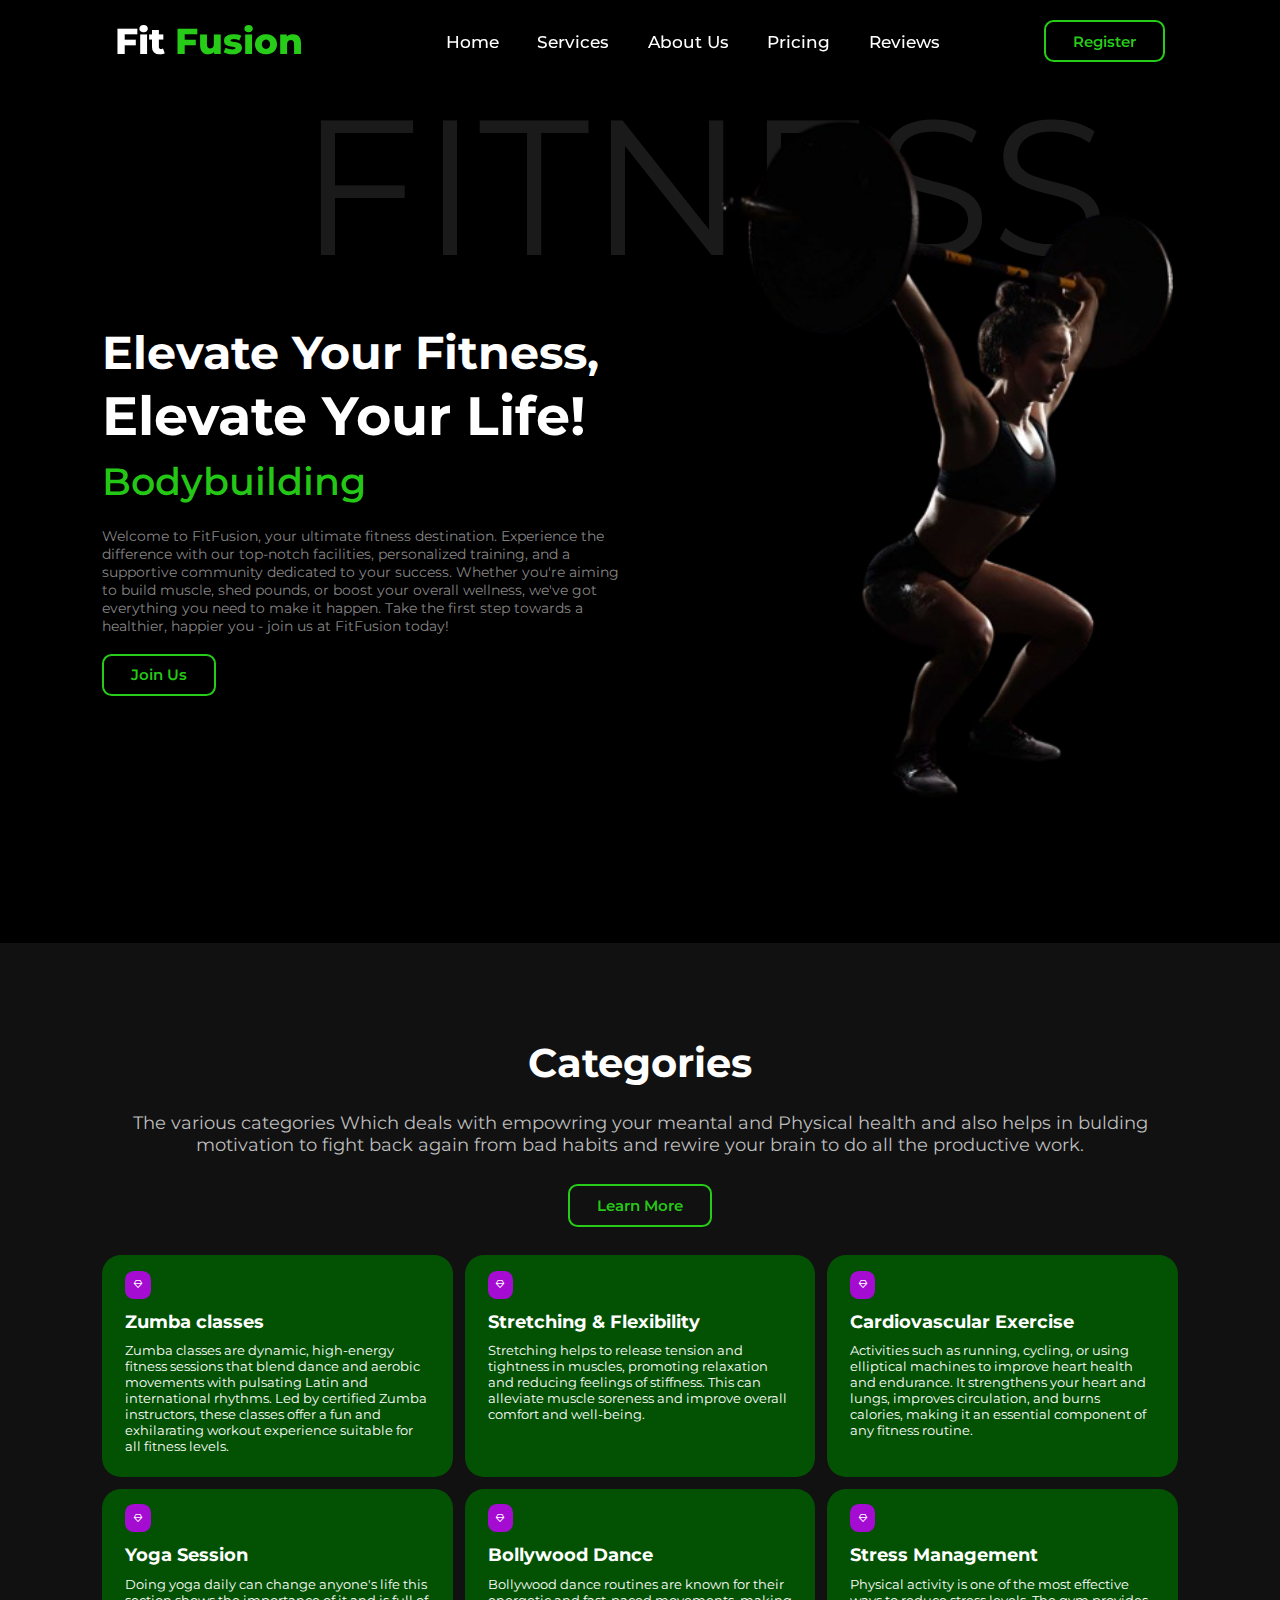
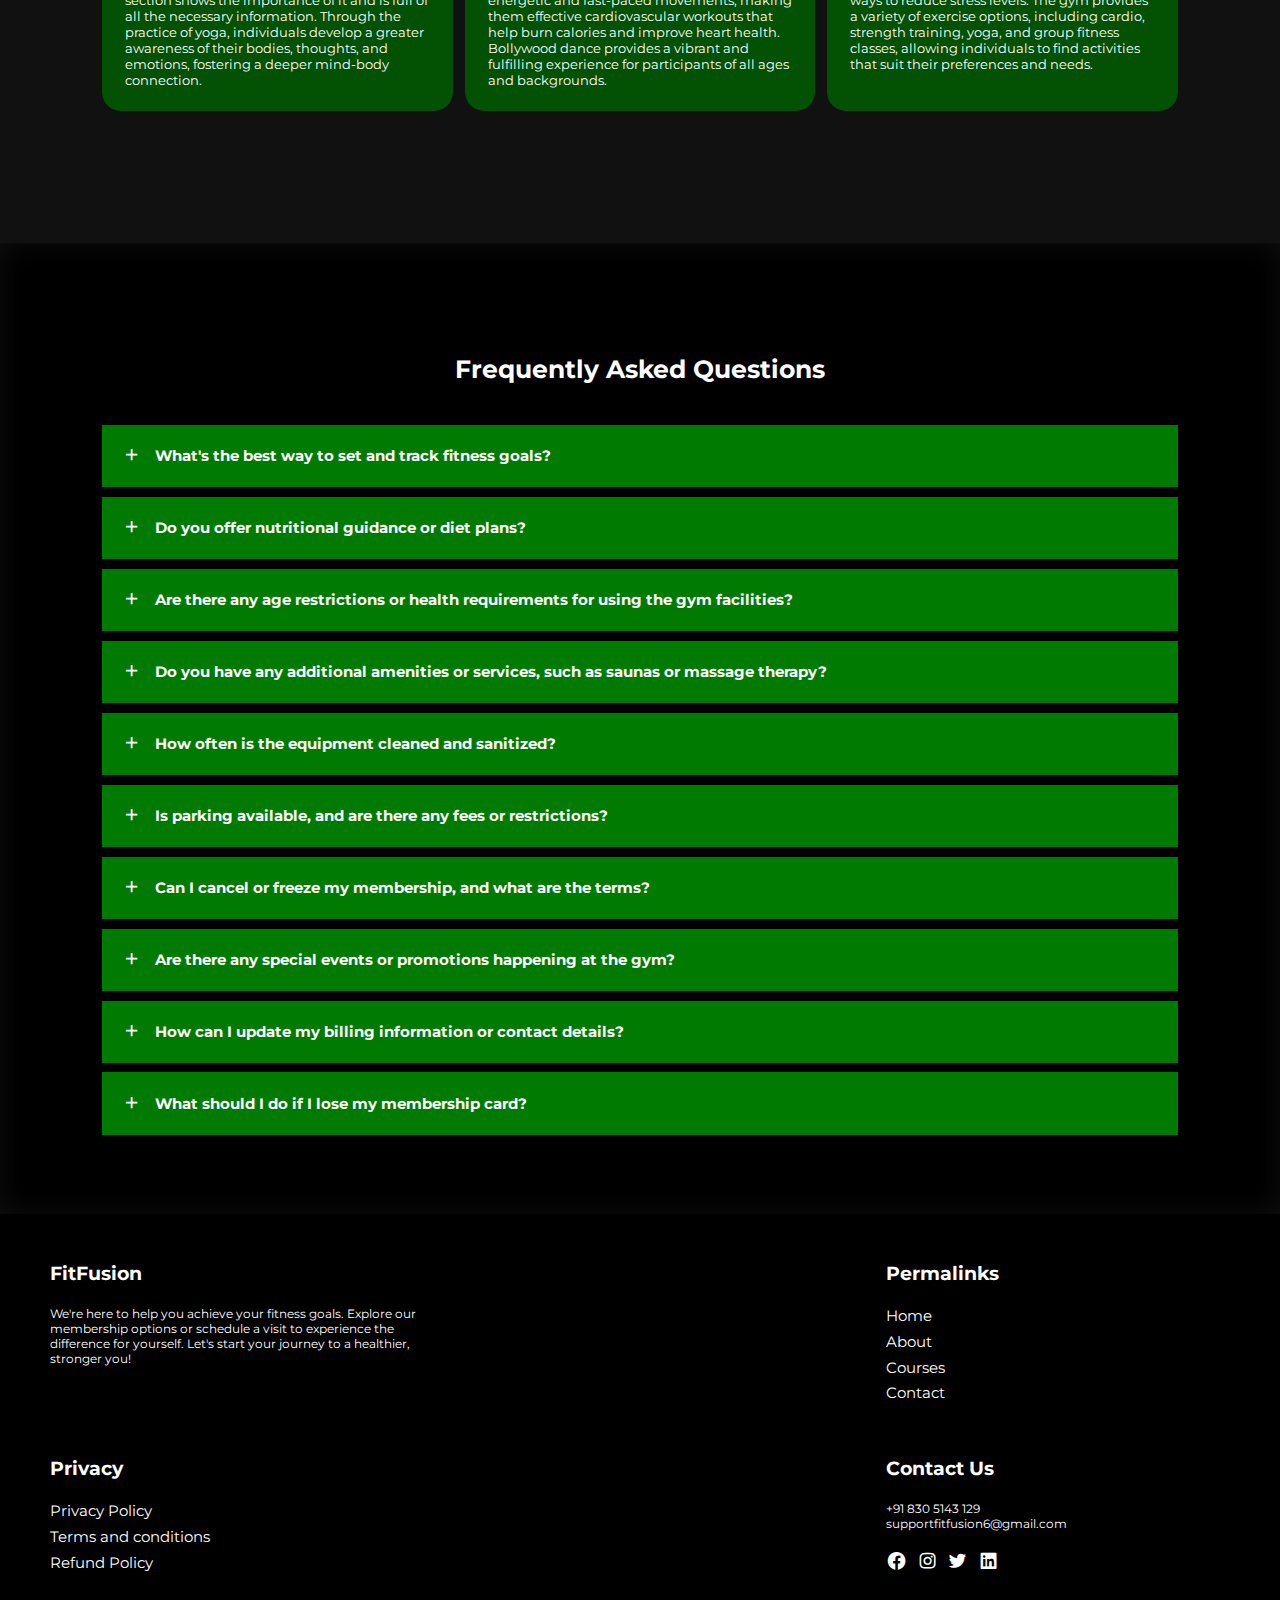
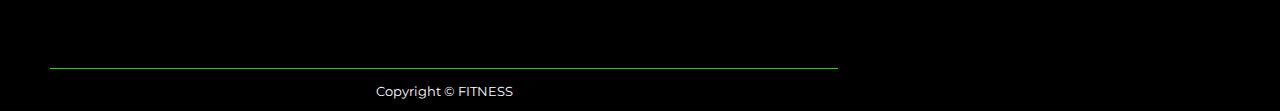
<file: index.html>
<!DOCTYPE html>
<html lang="en">

<head>
    <meta charset="UTF-8">
    <meta name="viewport" content="width=device-width, initial-scale=1.0">
    <title>FitFusion - Fuse Your Fitness, Feel the Power</title>
    <link rel="stylesheet" href="style.css">
    <link href='https://unpkg.com/boxicons@2.1.4/css/boxicons.min.css' rel='stylesheet'>
</head>

<body>
    <!-- Header Code -->
    <header>
        <a href="index.html" class="logo">Fit <span>Fusion</span></a>

        <div class='bx bx-menu' id="menu-icon"></div>

        <ul class="container navbar">
            <li><a href="index.html">Home</a></li>
            <li><a href="service.html">Services</a></li>
            <li><a href="about.html">About Us</a></li>
            <li><a href="pricing.html">Pricing</a></li>
            <li><a href="review.html">Reviews</a></li>
        </ul>

        <div class="top-btn">
            <a href="#" class="nav-btn" id="btn_1">Register</a>
        </div>
    </header>

    <!-- ================ ** Home Section Code **=============== -->

    <section class=" home" id="home">
        
        <div class="container home-content">

            <h3>Elevate Your Fitness,</h3>
            <h1>Elevate Your Life!</h1>
            <h3><span class="multiple-text">Bodybuilding</span></h3>
            <p>Welcome to FitFusion, your ultimate fitness destination. Experience the difference with our top-notch
                facilities, personalized training, and a supportive community dedicated to your success. Whether you're
                aiming to build muscle, shed pounds, or boost your overall wellness, we've got everything you need to
                make it happen. Take the first step towards a healthier, happier you - join us at FitFusion today!</p>
            <a href="#" class="nav-btn" id="btn_2">Join Us</a>

        </div>

        <div class="home-img">
            <img src="images/workoutimg.png" alt="Home image">
        </div>
    
    </section>

    <!-- ======================EXTRA SECTION==================== -->
   
    <section class="categories">
        <div class="container categories__container">
            <div class="categories__left">
                <h1>Categories</h1>
                <p>

                    The various categories Which deals with empowring your meantal and Physical
                    health and also helps in bulding motivation to fight back again from bad habits
                    and rewire your brain to do all the productive work.
                </p>
                <a href="#services" class="nav-btn">Learn More</a>
            </div>

            <div class="categories__right">

                <article class="category">
                    <span class="category__icon">
                        <i class='bx bx-diamond'></i>
                    </span>
                    <h5>Zumba classes</h5>
                    <p>
                        Zumba classes are dynamic, high-energy fitness sessions that blend dance and aerobic movements with pulsating Latin and international rhythms. Led by certified Zumba instructors, these classes offer a fun and exhilarating workout experience suitable for all fitness levels.
                    </p>
                </article>


                <article class="category">
                    <span class="category__icon">
                        <i class='bx bx-diamond'></i>


                    </span>
                    <h5>Stretching & Flexibility</h5>
                    <p>
                        Stretching helps to release tension and tightness in muscles, promoting relaxation and reducing feelings of stiffness. This can alleviate muscle soreness and improve overall comfort and well-being.
                    </p>
                </article>


                <article class="category">
                    <span class="category__icon">
                        <i class='bx bx-diamond'></i>
                    </span>
                    <h5>Cardiovascular Exercise</h5>
                    <p>
                        Activities such as running, cycling, or using elliptical machines to improve heart health and endurance. It strengthens your heart and lungs, improves circulation, and burns calories, making it an essential component of any fitness routine.
                    </p>
                </article>


                <article class="category">
                    <span class="category__icon">
                        <i class='bx bx-diamond'></i>

                    </span>
                    <h5>Yoga Session</h5>
                    <p>Doing yoga daily can change anyone's life this section shows the
                        importance of it and is full of all the necessary information.
                        Through the practice of yoga, individuals develop a greater awareness of their bodies, thoughts, and emotions, fostering a deeper mind-body connection.
                    </p>
                </article>



                <article class="category">
                    <span class="category__icon">
                        <i class='bx bx-diamond'></i>

                    </span>
                    <h5>Bollywood Dance</h5>
                    <p>Bollywood dance routines are known for their energetic and fast-paced movements, making them effective cardiovascular workouts that help burn calories and improve heart health. Bollywood dance provides a vibrant and fulfilling experience for participants of all ages and backgrounds.
                    </p>
                </article>



                <article class="category">
                    <span class="category__icon">
                        <i class='bx bx-diamond'></i>
                    </span>
                    <h5>Stress Management</h5>
                    <p>
                        Physical activity is one of the most effective ways to reduce stress levels. The gym provides a variety of exercise options, including cardio, strength training, yoga, and group fitness classes, allowing individuals to find activities that suit their preferences and needs.
                    </p>
                </article>



            </div>
        </div>
    </section>
    


<!-- ========================FAQ SECTION===================== -->

    <section class="faqs">

        <h2>Frequently Asked Questions</h2>

        <div class="container faqs__container">
            <article class="faq">
                <div class="faq__icon"><i class='bx bx-plus'></i></div>
                <div class="question__answer">
                    <h4>What's the best way to set and track fitness goals?</h4>
                    <p>
                        Break your goal into manageable steps and set deadlines for each. Keep a workout journal or use
                        a fitness app to monitor your progress. Regularly reassess and adjust your goals as you
                        progress.
                    </p>
                </div>

            </article>

            <article class="faq">
                <div class="faq__icon"><i class='bx bx-plus'></i></div>
                <div class="question__answer">
                    <h4>Do you offer nutritional guidance or diet plans?</h4>
                    <p>
                        Yes, we provide nutritional guidance and personalized diet plans to support your fitness goals. Our expert trainers can help you make healthier food choices and develop a nutrition strategy that aligns with your workout routine.
                </div>

            </article>


            <article class="faq">
                <div class="faq__icon"><i class='bx bx-plus'></i></div>
                <div class="question__answer">
                    <h4>Are there any age restrictions or health requirements for using the gym facilities?</h4>
                    <p>
                        No, there are no specific age restrictions for using our gym facilities. Our gym welcomes individuals of all ages, with no strict age restrictions for facility use. 
                    </p>
                </div>

            </article>


            <article class="faq">
                <div class="faq__icon"><i class='bx bx-plus'></i></div>
                <div class="question__answer">
                    <h4>Do you have any additional amenities or services, such as saunas or massage therapy?</h4>
                    <p>
                        Yes, we offer a range of additional amenities and services to enhance your gym experience. In addition to our state-of-the-art fitness equipment and group exercise classes, we provide access to amenities like saunas and massage therapy. 
                    </p>
                </div>

            </article>


            <article class="faq">
                <div class="faq__icon"><i class='bx bx-plus'></i></div>
                <div class="question__answer">
                    <h4>How often is the equipment cleaned and sanitized?</h4>
                    <p>
                        At FitFusion, cleanliness and hygiene are top priorities. Our equipment is cleaned and sanitized regularly throughout the day to ensure a safe and hygienic workout environment for all members.
                    </p>
                </div>

            </article>


            <article class="faq">
                <div class="faq__icon"><i class='bx bx-plus'></i></div>
                <div class="question__answer">
                    <h4>Is parking available, and are there any fees or restrictions?</h4>
                    <p>
                        Yes, we provide free on-site parking exclusively for our members during gym hours. There are no additional fees, and no restrictions on parking duration. 
                    </p>
                </div>

            </article>


            <article class="faq">
                <div class="faq__icon"><i class='bx bx-plus'></i></div>
                <div class="question__answer">
                    <h4>Can I cancel or freeze my membership, and what are the terms?</h4>
                    <p>
                        Yes, we understand that circumstances may change, and we offer flexibility with our membership options. You can cancel or freeze your membership according to the terms outlined in our membership agreement.
                    </p>
                </div>

            </article>


            <article class="faq">
                <div class="faq__icon"><i class='bx bx-plus'></i></div>
                <div class="question__answer">
                    <h4>Are there any special events or promotions happening at the gym?</h4>
                    <p>
                        For the latest updates on special events and promotions, visit our website or follow us on social media. From fitness challenges to exclusive discounts, we regularly offer exciting opportunities to our members.
                    </p>
                </div>

            </article>


            <article class="faq">
                <div class="faq__icon"><i class='bx bx-plus'></i></div>
                <div class="question__answer">
                    <h4>How can I update my billing information or contact details?</h4>
                    <p>
                        To update your billing information or contact details, please visit our website and log in to your member account. From there, you can easily access your profile settings and make any necessary changes.
                    </p>
                </div>

            </article>


            <article class="faq">
                <div class="faq__icon"><i class='bx bx-plus'></i></div>
                <div class="question__answer">
                    <h4>What should I do if I lose my membership card? </h4>
                    <p>
                        If you happen to lose your membership card, don't worry - we've got you covered. Simply visit our front desk during staffed hours, and we'll be happy to assist you in issuing a replacement card. 
                    </p>
                </div>

            </article>

        </div>
    </section>



<!-- =================FOOTER SECTION================== -->


    <footer>
        <div class="container footer_container">
            <div class="footer__1">
                <a href="index.html" class="footer__logo">
                    <h4>FitFusion</h4>
                </a>
                <p>
                    We're here to help you achieve your fitness goals. Explore our membership options or schedule a visit to experience the difference for yourself. Let's start your journey to a healthier, stronger you!
                </p>
            </div>

            <div class="footer__2">

                <h4>Permalinks</h4>
                <ul class="permalinks">
                    <li><a href="index.html">Home</a></li>
                    <li><a href="service.html">About</a></li>
                    <li><a href="about.html">Courses</a></li>
                    <li><a href="review.html">Contact</a></li>

                </ul>
            </div>

            <div class="footer__3">
                <h4>Privacy</h4>
                <ul class="privacy">
                    <li><a href="#">Privacy Policy</a></li>
                    <li><a href="#">Terms and conditions</a></li>
                    <li><a href="#">Refund Policy</a></li>
                </ul>
            </div>

            <div class="footer__4">
                <h4>Contact Us</h4>
                <div>
                    <p>+91 830 5143 129</p>
                    <p>supportfitfusion6@gmail.com</p>
                </div>

                <ul class="footer__socials">

                    <li>
                        <a href="https://www.facebook.com/"><i class='bx bxl-facebook-circle' ></i></a>
                    </li>

                    <li>
                        <a href="https://www.instagram.com/"><i class='bx bxl-instagram' ></i></a>
                    </li>

                    <li>
                        <a href="https://www.twitter.com/"><i class='bx bxl-twitter' ></i></a>
                    </li>


                    <li>
                        <a href="https://www.linkedin.com/in/bhumika-vishwas-185216248/"><i class='bx bxl-linkedin-square' ></i></a>
                    </li>
                </ul>

            </div>

            <div class="footer__copyright">
                <small>Copyright &copy; FITNESS </small>
            </div>

        </div>
    </footer>



    <script src="script.js"></script>

</body>

</html>
</file>
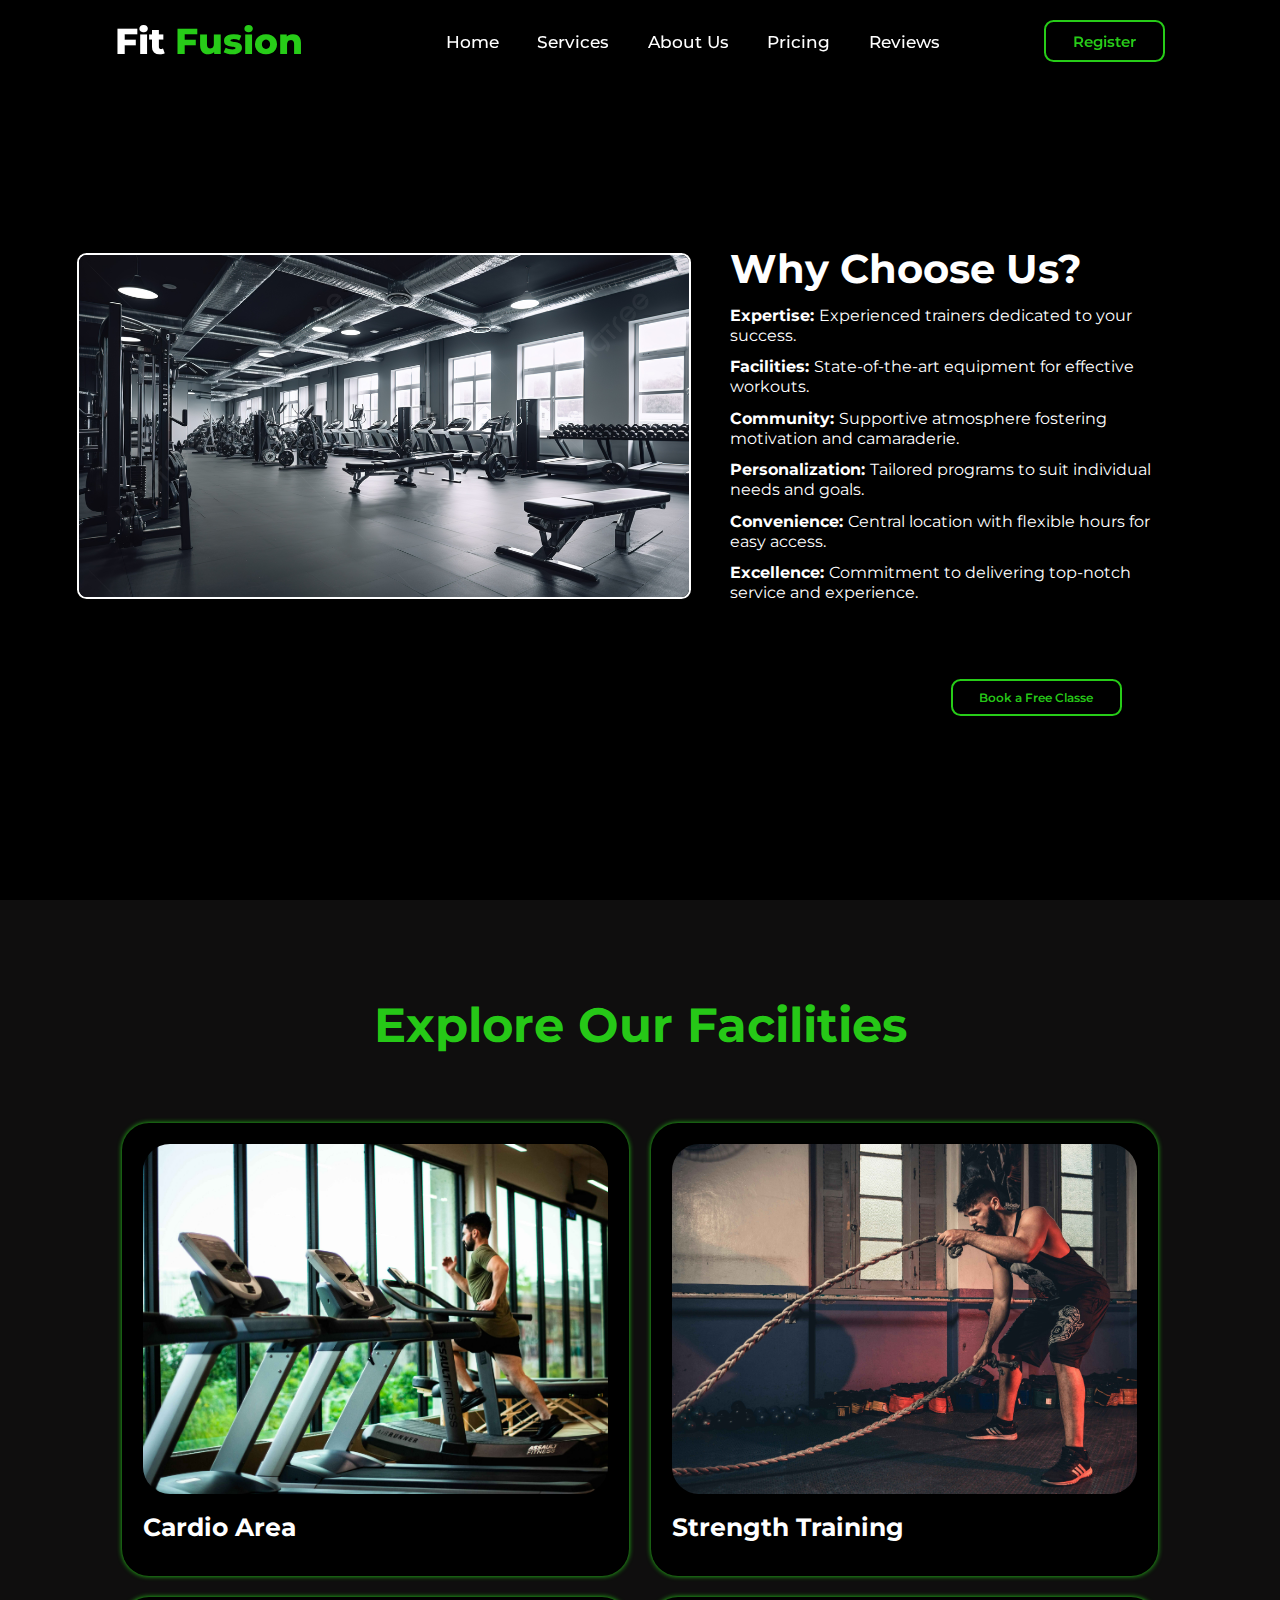
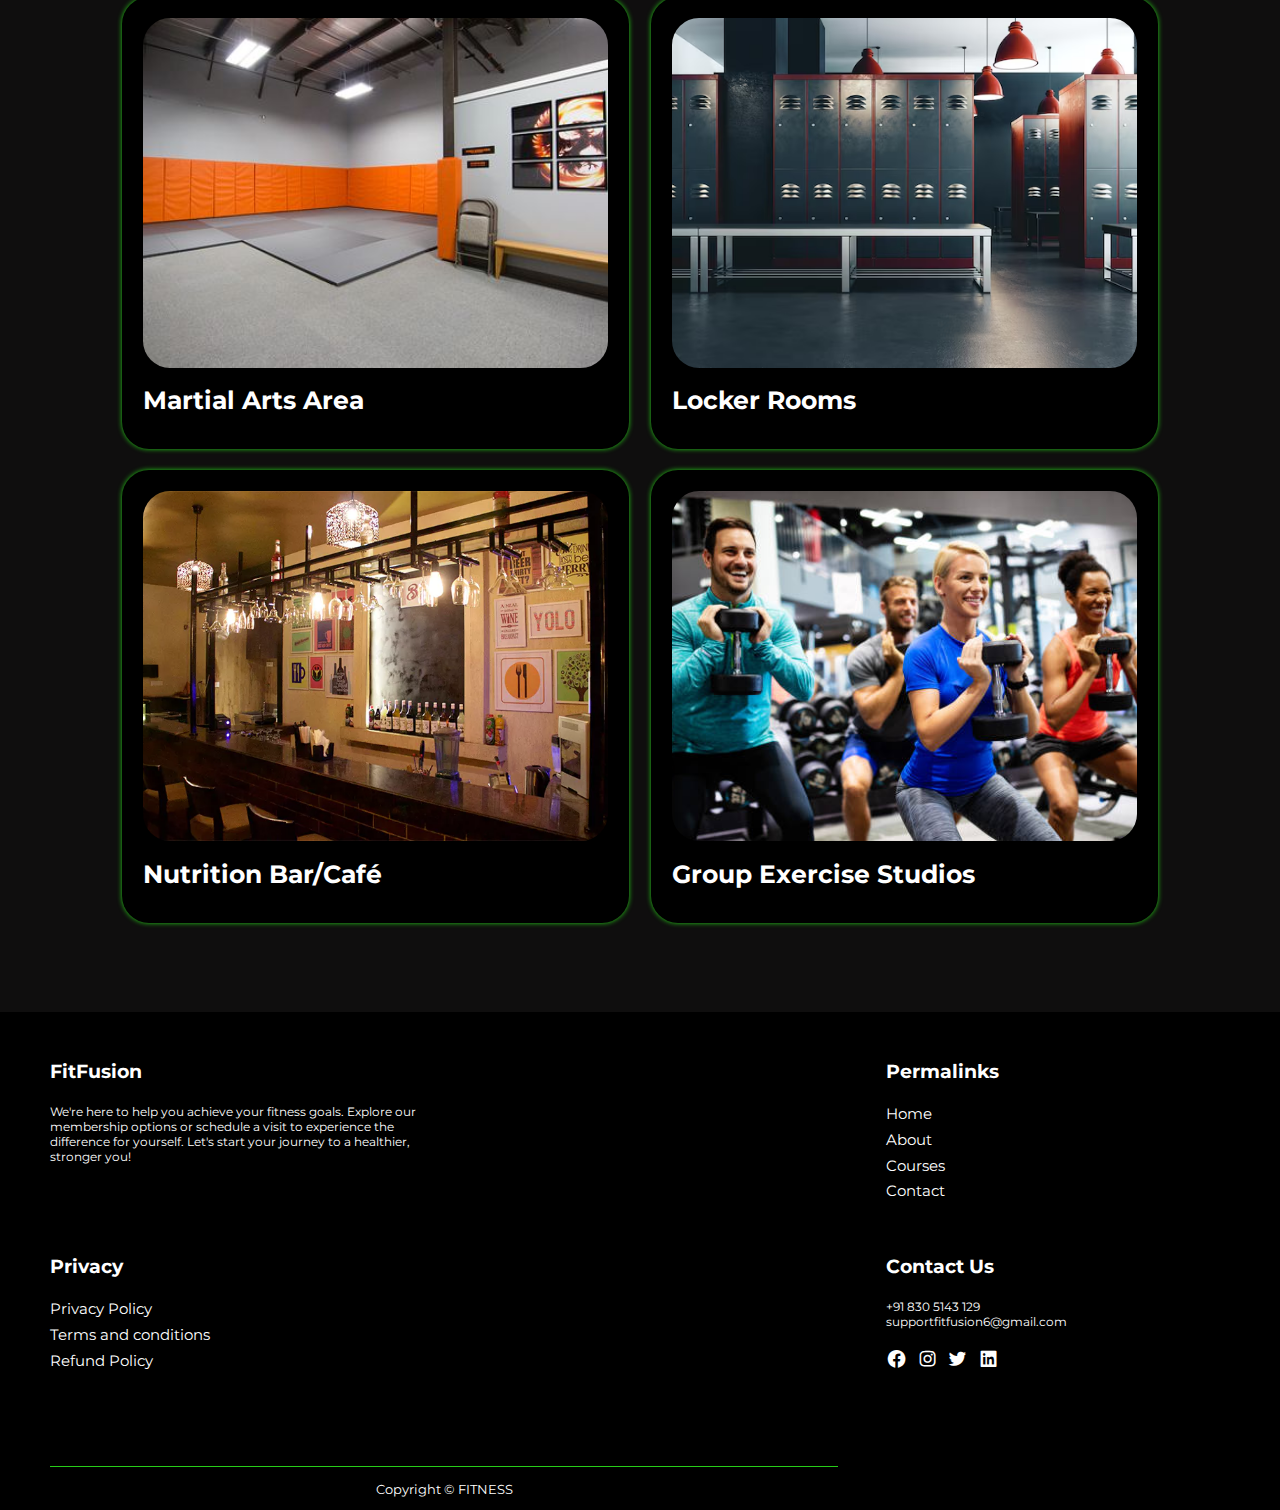
<file: about.html>
<!DOCTYPE html>
<html lang="en">

<head>
    <meta charset="UTF-8">
    <meta name="viewport" content="width=device-width, initial-scale=1.0">
    <title>FitFusion - Fuse Your Fitness, Feel the Power</title>
    <link rel="stylesheet" href="style.css">
    <link rel="stylesheet" href="about.css">
    <link href='https://unpkg.com/boxicons@2.1.4/css/boxicons.min.css' rel='stylesheet'>
    
</head>

<body>

    <header>
        <a href="index.html" class="logo">Fit <span>Fusion</span></a>

        <div class='bx bx-menu' id="menu-icon"></div>

        <ul class="navbar">
            <li><a href="index.html">Home</a></li>
            <li><a href="service.html">Services</a></li>
            <li><a href="about.html">About Us</a></li>
            <li><a href="pricing.html">Pricing</a></li>
            <li><a href="review.html">Reviews</a></li>
        </ul>

        <div class="top-btn">
            <a href="#" class="nav-btn">Register</a>
        </div>
    </header>

    <section class="about" id="about">
        <div class="about-img">
            <img src="images/about.jpg" alt="">
        </div>

        <div class="about-content">
            <h2 class="heading">Why Choose Us?</h2>
            <ul>
                <li><b>Expertise: </b> Experienced trainers dedicated to your success.</li>
                <li><b>Facilities: </b> State-of-the-art equipment for effective workouts.</li>
                <li><b>Community: </b> Supportive atmosphere fostering motivation and camaraderie.</li>
                <li><b>Personalization: </b> Tailored programs to suit individual needs and goals.</li>
                <li><b>Convenience: </b> Central location with flexible hours for easy access.</li>
                <li><b>Excellence: </b> Commitment to delivering top-notch service and experience.</li>
            </ul>

            <a href="#" class="nav-btn" id="book_1">Book a Free Classe</a>
        </div>
    </section>


    <section class="facility">
        <h2>Explore Our Facilities</h2>
        <div class="facility-cont">
            <div class="row">
                <img src="images/running.jpg" alt="">
                <h4>Cardio Area</h4>
            </div>
            <div class="row">
                <img src="images/strength.jpg" alt="">
                <h4>Strength Training</h4>
            </div>
            <div class="row">
                <img src="images/martial.jpg" alt="">
                <h4>Martial Arts Area</h4>
            </div>
            <div class="row">
                <img src="images/locker.avif" alt="">
                <h4>Locker Rooms</h4>
            </div>
            <div class="row">
                <img src="images/bar.jpg" alt="">
                <h4>Nutrition Bar/Café</h4>
            </div>
            <div class="row">
                <img src="images/group.jpg" alt="">
                <h4>Group Exercise Studios</h4>
            </div>
        </div>
    </section>


    <!-- <section class="team">
        <h2>Meet Our Team</h2>
        <div class="container team__container">
            <article class="team__member">
                <div class="team__member-image">
                    <img src="images/tm1.jpg">
                </div>
                <div class="team__member-info">
                    <h4>Rohit</h4>
                    <p>Expert Mentor</p>
                </div>
                <div class="team__member-socials">
                    <a href="https://instagram.com" target="_blank"><i class='bx bxl-facebook-circle'></i></a>
                    <a href="https://twitter.com" target="_blank"><i class='bx bxl-twitter' ></i></a>
                    <a href="https://linkedin.com" target="_blank"><i class="bx bxl-twitter"></i></a>

                </div>
            </article>

            <article class="team__member">
                <div class="team__member-image">
                    <img src="images/tm2.jpg">
                </div>
                <div class="team__member-info">
                    <h4>Ashmita</h4>
                    <p>Physcologist</p>
                </div>
                <div class="team__member-socials">
                    <a href="https://instagram.com" target="_blank"><i class='bx bxl-facebook-circle'></i></a>
                    <a href="https://twitter.com" target="_blank"><i class='bx bxl-twitter' ></i></a>
                    <a href="https://linkedin.com" target="_blank"><i class="bx bxl-twitter"></i></a>

                </div>
            </article>
            <article class="team__member">
                <div class="team__member-image">
                    <img src="images/tm4.jpg">
                </div>
                <div class="team__member-info">
                    <h4>Rubika</h4>
                    <p>Mind Expert</p>
                </div>
                <div class="team__member-socials">
                    <a href="https://instagram.com" target="_blank"><i class='bx bxl-facebook-circle'></i></a>
                    <a href="https://twitter.com" target="_blank"><i class='bx bxl-twitter' ></i></a>
                    <a href="https://linkedin.com" target="_blank"><i class="bx bxl-twitter"></i></a>

                </div>
            </article>

            <article class="team__member">
                <div class="team__member-image">
                    <img src="images/tm5.jpg">
                </div>
                <div class="team__member-info">
                    <h4>Avinash</h4>
                    <p>Fitness expert</p>
                </div>
                <div class="team__member-socials">
                    <a href="https://instagram.com" target="_blank"><i class='bx bxl-facebook-circle'></i></a>
                    <a href="https://twitter.com" target="_blank"><i class='bx bxl-twitter' ></i></a>
                    <a href="https://linkedin.com" target="_blank"><i class="bx bxl-twitter"></i></a>

                </div>
            <article class="team__member">
                <div class="team__member-image">
                    <img src="images/tm6.jpg">
                </div>
                <div class="team__member-info">
                    <h4>Avinash</h4>
                    <p>Fitness expert</p>
                </div>
                <div class="team__member-socials">
                    <a href="https://instagram.com" target="_blank"><i class='bx bxl-facebook-circle'></i></a>
                    <a href="https://twitter.com" target="_blank"><i class='bx bxl-twitter' ></i></a>
                    <a href="https://linkedin.com" target="_blank"><i class="bx bxl-twitter"></i></a>

                </div>
            </article>
            <article class="team__member">
                <div class="team__member-image">
                    <img src="images/tm7.jpg">
                </div>
                <div class="team__member-info">
                    <h4>Avinash</h4>
                    <p>Fitness expert</p>
                </div>
                <div class="team__member-socials">
                    <a href="https://instagram.com" target="_blank"><i class='bx bxl-facebook-circle'></i></a>
                    <a href="https://twitter.com" target="_blank"><i class='bx bxl-twitter' ></i></a>
                    <a href="https://linkedin.com" target="_blank"><i class="bx bxl-twitter"></i></a>

                </div>
            </article>
            <article class="team__member">
                <div class="team__member-image">
                    <img src="images/tm8.jpg">
                </div>
                <div class="team__member-info">
                    <h4>Avinash</h4>
                    <p>Fitness expert</p>
                </div>
                <div class="team__member-socials">
                    <a href="https://instagram.com" target="_blank"><i class='bx bxl-facebook-circle'></i></a>
                    <a href="https://twitter.com" target="_blank"><i class='bx bxl-twitter' ></i></a>
                    <a href="https://linkedin.com" target="_blank"><i class="bx bxl-twitter"></i></a>

                </div>
            </article>
            <article class="team__member">
                <div class="team__member-image">
                    <img src="./images/tm4.jpg">
                </div>
                <div class="team__member-info">
                    <h4>Avinash</h4>
                    <p>Fitness expert</p>
                </div>
                <div class="team__member-socials">
                    <a href="https://instagram.com" target="_blank"><i class='bx bxl-facebook-circle'></i></a>
                    <a href="https://twitter.com" target="_blank"><i class='bx bxl-twitter' ></i></a>
                    <a href="https://linkedin.com" target="_blank"><i class="bx bxl-twitter"></i></a>

                </div>
            </article>
          
        </div>
    </section> -->


    <footer>
        <div class="container footer_container">
            <div class="footer__1">
                <a href="index.html" class="footer__logo">
                    <h4>FitFusion</h4>
                </a>
                <p>
                    We're here to help you achieve your fitness goals. Explore our membership options or schedule a visit to experience the difference for yourself. Let's start your journey to a healthier, stronger you!
                </p>
            </div>

            <div class="footer__2">

                <h4>Permalinks</h4>
                <ul class="permalinks">
                    <li><a href="index.html">Home</a></li>
                    <li><a href="#services">About</a></li>
                    <li><a href="#about">Courses</a></li>
                    <li><a href="#review">Contact</a></li>

                </ul>
            </div>

            <div class="footer__3">
                <h4>Privacy</h4>
                <ul class="privacy">
                    <li><a href="#">Privacy Policy</a></li>
                    <li><a href="#">Terms and conditions</a></li>
                    <li><a href="#">Refund Policy</a></li>
                </ul>
            </div>

            <div class="footer__4">
                <h4>Contact Us</h4>
                <div>
                    <p>+91 830 5143 129</p>
                    <p>supportfitfusion6@gmail.com</p>
                </div>

                <ul class="footer__socials">

                    <li>
                        <a href="https://www.facebook.com/"><i class='bx bxl-facebook-circle' ></i></a>
                    </li>

                    <li>
                        <a href="https://www.instagram.com/"><i class='bx bxl-instagram' ></i></a>
                    </li>

                    <li>
                        <a href="https://www.twitter.com/"><i class='bx bxl-twitter' ></i></a>
                    </li>


                    <li>
                        <a href="https://www.linkedin.com/in/bhumika-vishwas-185216248/"><i class='bx bxl-linkedin-square' ></i></a>
                    </li>
                </ul>

            </div>

            <div class="footer__copyright">
                <small>Copyright &copy; FITNESS </small>
            </div>

        </div>
    </footer>

    <script src="script.js"></script>
</body>

</html>
</file>
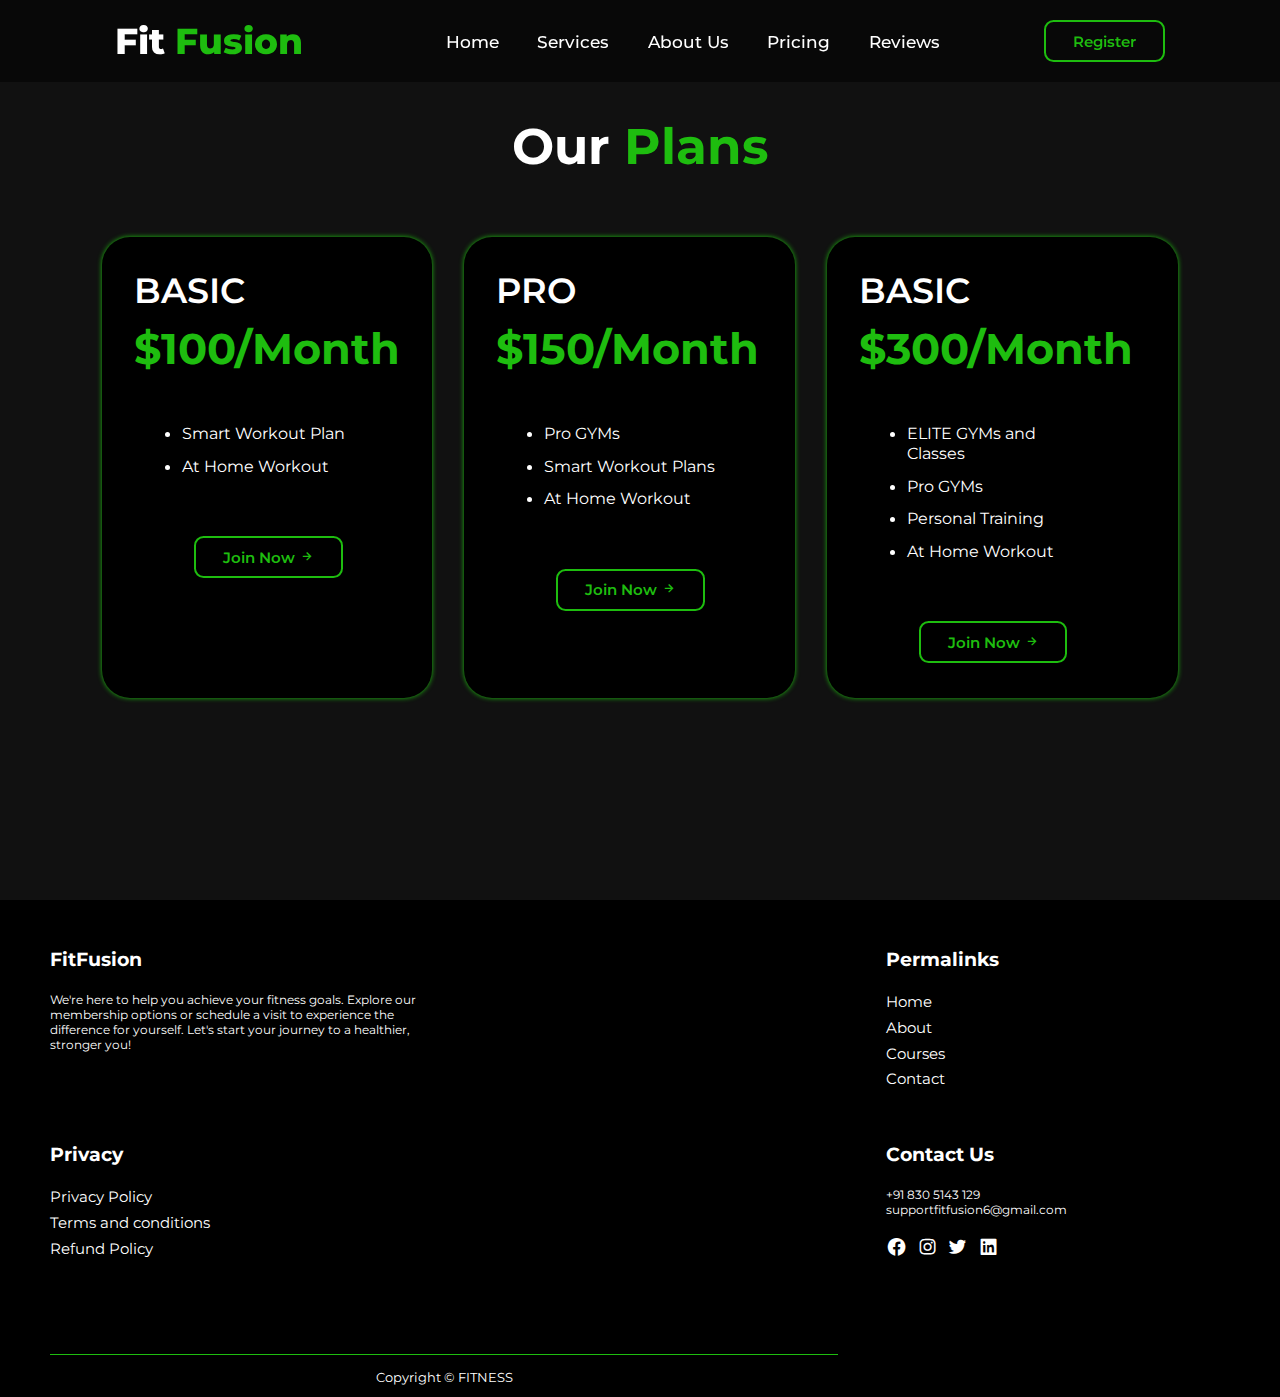
<file: pricing.html>
<!DOCTYPE html>
<html lang="en">

<head>
    <meta charset="UTF-8">
    <meta name="viewport" content="width=device-width, initial-scale=1.0">
    <title>FitFusion - Fuse Your Fitness, Feel the Power</title>
    <link rel="stylesheet" href="style.css">
    <link rel="stylesheet" href="pricing.css">
    <link href='https://unpkg.com/boxicons@2.1.4/css/boxicons.min.css' rel='stylesheet'>
</head>

<body>
    <header>
        <a href="index.html" class="logo">Fit <span>Fusion</span></a>

        <div class='bx bx-menu' id="menu-icon"></div>

        <ul class="navbar">
            <li><a href="index.html">Home</a></li>
            <li><a href="service.html">Services</a></li>
            <li><a href="about.html">About Us</a></li>
            <li><a href="pricing.html">Pricing</a></li>
            <li><a href="review.html">Reviews</a></li>
        </ul>

        <div class="top-btn">
            <a href="#" class="nav-btn">Register</a>
        </div>
    </header>


    <section class="plans" id="plans">
        <h2 class="heading">Our <span>Plans</span></h2>

        <div class="plans-content">
            <div class="box">
                <h3>BASIC</h3>
                <h2><span>$100/Month</span></h2>
                <ul>
                    <li>Smart Workout Plan</li>
                    <li>At Home Workout</li>
                </ul>
                <a href="#" class="nav-btn btn1">Join Now
                    <i class='bx bx-right-arrow-alt'></i>
                </a>
            </div>
            <div class="box">
                <h3>PRO</h3>
                <h2><span>$150/Month</span></h2>
                <ul>
                    <li>Pro GYMs</li>
                    <li>Smart Workout Plans</li>
                    <li>At Home Workout</li>
                </ul>
                <a href="#" class="nav-btn btn1">Join Now
                    <i class='bx bx-right-arrow-alt'></i>
                </a>
            </div>
            <div class="box">
                <h3>BASIC</h3>
                <h2><span>$300/Month</span></h2>
                <ul>
                    <li>ELITE GYMs and Classes</li>
                    <li>Pro GYMs</li>
                    <li>Personal Training</li>
                    <li>At Home Workout</li>
                </ul>
                <a href="#" class="nav-btn btn1">Join Now
                    <i class='bx bx-right-arrow-alt'></i>
                </a>
            </div>
        </div>
    </section>

    <footer>
        <div class="container footer_container">
            <div class="footer__1">
                <a href="index.html" class="footer__logo">
                    <h4>FitFusion</h4>
                </a>
                <p>
                    We're here to help you achieve your fitness goals. Explore our membership options or schedule a visit to experience the difference for yourself. Let's start your journey to a healthier, stronger you!
                </p>
            </div>

            <div class="footer__2">

                <h4>Permalinks</h4>
                <ul class="permalinks">
                    <li><a href="index.html">Home</a></li>
                    <li><a href="service.html">About</a></li>
                    <li><a href="about.html">Courses</a></li>
                    <li><a href="review.html">Contact</a></li>

                </ul>
            </div>

            <div class="footer__3">
                <h4>Privacy</h4>
                <ul class="privacy">
                    <li><a href="#">Privacy Policy</a></li>
                    <li><a href="#">Terms and conditions</a></li>
                    <li><a href="#">Refund Policy</a></li>
                </ul>
            </div>

            <div class="footer__4">
                <h4>Contact Us</h4>
                <div>
                    <p>+91 830 5143 129</p>
                    <p>supportfitfusion6@gmail.com</p>
                </div>

                <ul class="footer__socials">

                    <li>
                        <a href="https://www.facebook.com/"><i class='bx bxl-facebook-circle' ></i></a>
                    </li>

                    <li>
                        <a href="https://www.instagram.com/"><i class='bx bxl-instagram' ></i></a>
                    </li>

                    <li>
                        <a href="https://www.twitter.com/"><i class='bx bxl-twitter' ></i></a>
                    </li>


                    <li>
                        <a href="https://www.linkedin.com/in/bhumika-vishwas-185216248/"><i class='bx bxl-linkedin-square' ></i></a>
                    </li>
                </ul>

            </div>

            <div class="footer__copyright">
                <small>Copyright &copy; FITNESS </small>
            </div>

        </div>
    </footer>

    <script src="script.js"></script>
</body>

</html>
</file>
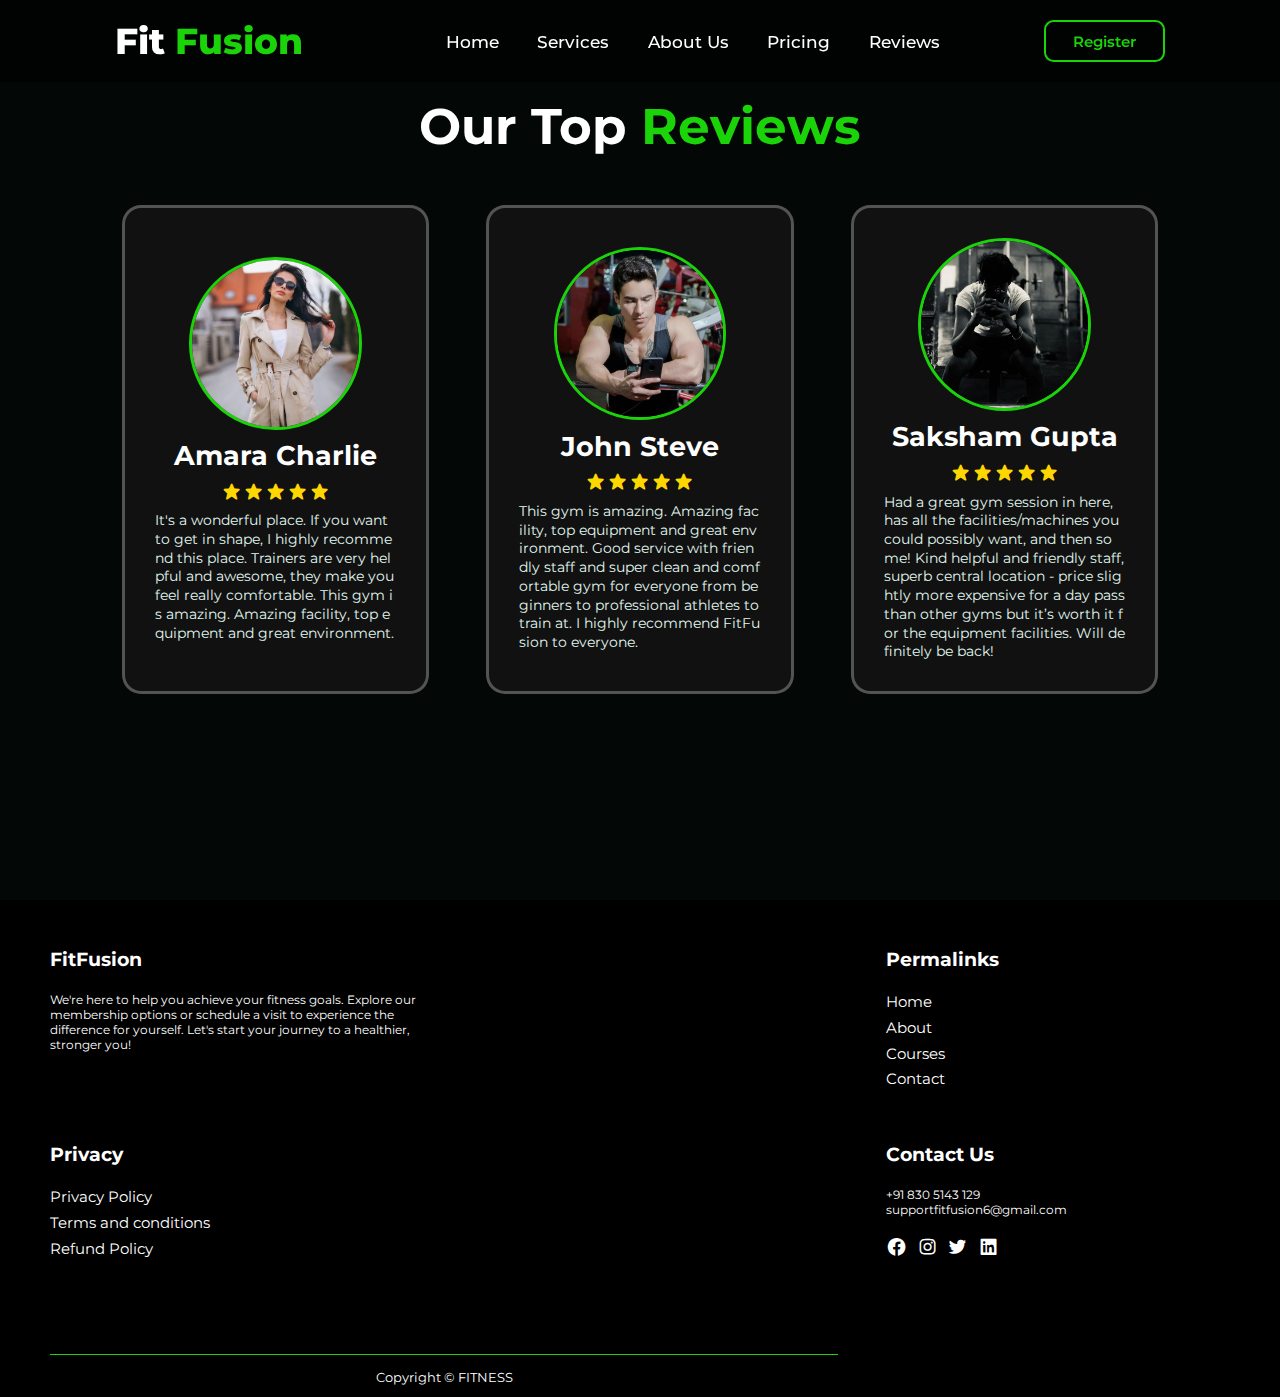
<file: review.html>
<!DOCTYPE html>
<html lang="en">

<head>
    <meta charset="UTF-8">
    <meta name="viewport" content="width=device-width, initial-scale=1.0">
    <title>FitFusion - Fuse Your Fitness, Feel the Power</title>
    <link rel="stylesheet" href="style.css">
    <link rel="stylesheet" href="review.css">
    <link href='https://unpkg.com/boxicons@2.1.4/css/boxicons.min.css' rel='stylesheet'>
</head>

<body>

    <header>
        <a href="index.html" class="logo">Fit <span>Fusion</span></a>

        <div class='bx bx-menu' id="menu-icon"></div>

        <ul class="navbar">
            <li><a href="index.html">Home</a></li>
            <li><a href="service.html">Services</a></li>
            <li><a href="about.html">About Us</a></li>
            <li><a href="pricing.html">Pricing</a></li>
            <li><a href="review.html">Reviews</a></li>
        </ul>

        <div class="top-btn">
            <a href="#" class="nav-btn">Register</a>
        </div>
    </header>

    <section class="review" id="review">
        <div class="review-box">
            <h2 class="heading">
            Our Top <span>Reviews</span>
            </h2>
            <div class="wrapper">
                <div class="review-item">
                    <img src="images/womenclient.avif" alt="">
                    <h2>Amara Charlie</h2>
                    <div class="rating">
                        <i class='bx bxs-star' id="star"></i>
                        <i class='bx bxs-star' id="star"></i>
                        <i class='bx bxs-star' id="star"></i>
                        <i class='bx bxs-star' id="star"></i>
                        <i class='bx bxs-star' id="star"></i>
                    </div>
                    <p>It's a wonderful place. If you want to get in shape, I highly recommend this place. Trainers are very helpful and awesome, they make you feel really comfortable. This gym is amazing. Amazing facility, top equipment and great environment.</p>
                </div>
                <div class="review-item">
                    <img src="images/rename.jpg" alt="">
                    <h2>John Steve</h2>
                    <div class="rating">
                        <i class='bx bxs-star' id="star"></i>
                        <i class='bx bxs-star' id="star"></i>
                        <i class='bx bxs-star' id="star"></i>
                        <i class='bx bxs-star' id="star"></i>
                        <i class='bx bxs-star' id="star"></i>
                    </div>
                    <p>This gym is amazing. Amazing facility, top equipment and great environment. Good service with friendly staff and super clean and comfortable gym for everyone from beginners to professional athletes to train at. I highly recommend FitFusion to everyone.</p>
                </div>
                <div class="review-item">
                    <img src="images/saskahm.jpg" alt="">
                    <h2>Saksham Gupta</h2>
                    <div class="rating">
                        <i class='bx bxs-star' id="star"></i>
                        <i class='bx bxs-star' id="star"></i>
                        <i class='bx bxs-star' id="star"></i>
                        <i class='bx bxs-star' id="star"></i>
                        <i class='bx bxs-star' id="star"></i>
                    </div>
                    <p>Had a great gym session in here, has all the facilities/machines you could possibly want, and then some! Kind helpful and friendly staff, superb central location - price slightly more expensive for a day pass than other gyms but it’s worth it for the equipment facilities. Will definitely be back!</p>
                </div>
            </div>
        </div>
    </section>

    <footer>
        <div class="container footer_container">
            <div class="footer__1">
                <a href="index.html" class="footer__logo">
                    <h4>FitFusion</h4>
                </a>
                <p>
                    We're here to help you achieve your fitness goals. Explore our membership options or schedule a visit to experience the difference for yourself. Let's start your journey to a healthier, stronger you!
                </p>
            </div>

            <div class="footer__2">

                <h4>Permalinks</h4>
                <ul class="permalinks">
                    <li><a href="index.html">Home</a></li>
                    <li><a href="service.html">About</a></li>
                    <li><a href="about.html">Courses</a></li>
                    <li><a href="review.html">Contact</a></li>

                </ul>
            </div>

            <div class="footer__3">
                <h4>Privacy</h4>
                <ul class="privacy">
                    <li><a href="#">Privacy Policy</a></li>
                    <li><a href="#">Terms and conditions</a></li>
                    <li><a href="#">Refund Policy</a></li>
                </ul>
            </div>

            <div class="footer__4">
                <h4>Contact Us</h4>
                <div>
                    <p>+91 830 5143 129</p>
                    <p>supportfitfusion6@gmail.com</p>
                </div>

                <ul class="footer__socials">

                    <li>
                        <a href="https://www.facebook.com/"><i class='bx bxl-facebook-circle' ></i></a>
                    </li>

                    <li>
                        <a href="https://www.instagram.com/"><i class='bx bxl-instagram' ></i></a>
                    </li>

                    <li>
                        <a href="https://www.twitter.com/"><i class='bx bxl-twitter' ></i></a>
                    </li>


                    <li>
                        <a href="https://www.linkedin.com/in/bhumika-vishwas-185216248/"><i class='bx bxl-linkedin-square' ></i></a>
                    </li>
                </ul>

            </div>

            <div class="footer__copyright">
                <small>Copyright &copy; FITNESS </small>
            </div>

        </div>
    </footer>



    <script src="script.js"></script>
</body>

</html>
</file>
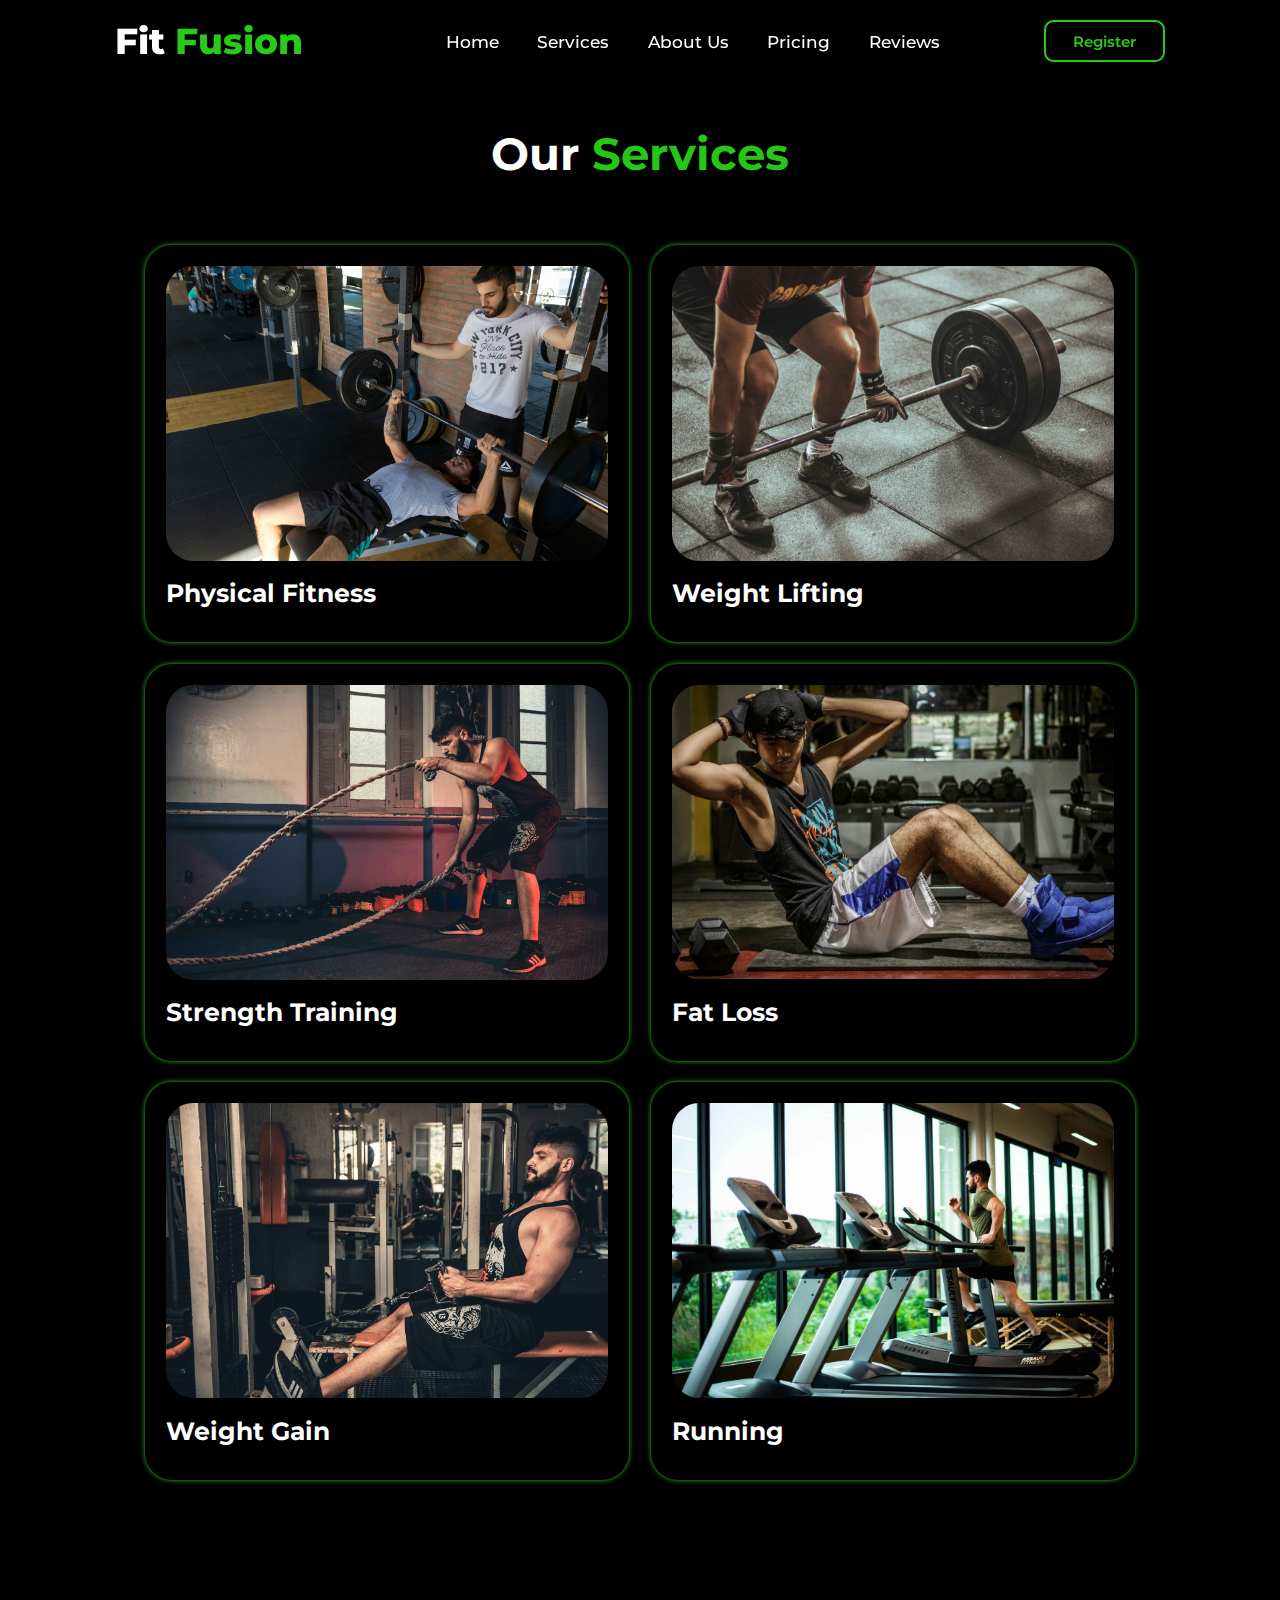
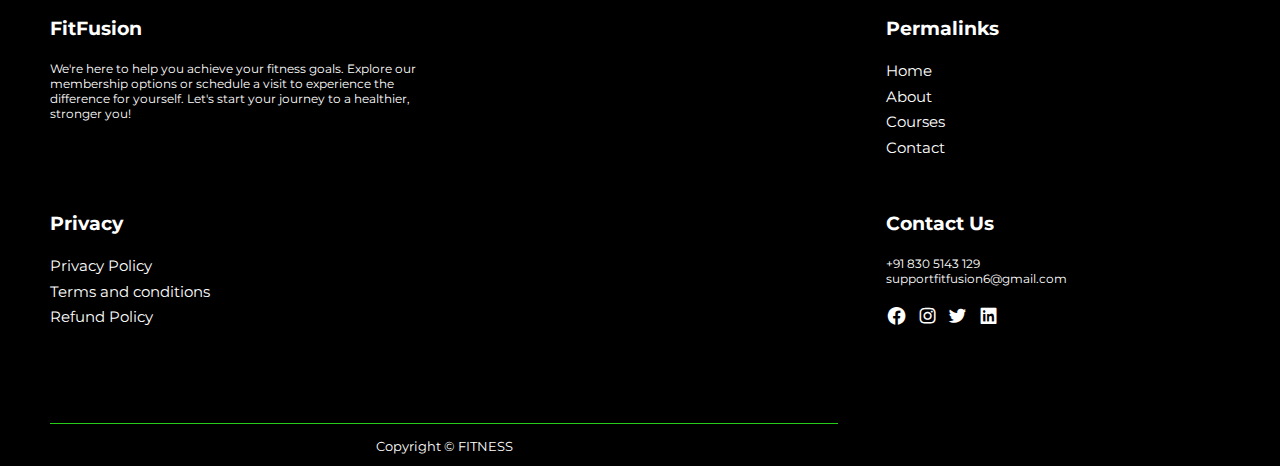
<file: service.html>
<!DOCTYPE html>
<html lang="en">
<head>
    <meta charset="UTF-8">
    <meta name="viewport" content="width=device-width, initial-scale=1.0">
    <title>FitFusion - Fuse Your Fitness, Feel the Power</title>
    <link rel="stylesheet" href="service.css">
    <link href='https://unpkg.com/boxicons@2.1.4/css/boxicons.min.css' rel='stylesheet'>
    <link rel="stylesheet" href="style.css">
</head>
<body>

    <header>
        <a href="index.html" class="logo">Fit <span>Fusion</span></a>

        <div class='bx bx-menu' id="menu-icon"></div>

        <ul class="navbar">
            <li><a href="index.html">Home</a></li>
            <li><a href="service.html">Services</a></li>
            <li><a href="about.html">About Us</a></li>
            <li><a href="pricing.html">Pricing</a></li>
            <li><a href="review.html">Reviews</a></li>
        </ul>

        <div class="top-btn">
            <a href="#" class="nav-btn">Register</a>
        </div>
    </header>
    
    <section class="services" id="services">
        <h2 class="heading">Our <span>Services</span></h2>

        <div class="services-content">
            <div class="row">
                <img  src="images/image1.jpg" alt="">
                <h4>Physical Fitness</h4>
            </div>
            <div class="row">
                <img  src="images/weightlifting.jpg" alt="">
                <h4>Weight Lifting</h4>
            </div>
            <div class="row">
                <img  src="images/strength.jpg" alt="">
                <h4>Strength Training</h4>
            </div>
            <div class="row">
                <img  src="images/fatloss.jpg" alt="">
                <h4>Fat Loss</h4>
            </div>
            <div class="row">
                <img src="images/gain.jpg" alt="">
                <h4>Weight Gain</h4>
            </div>
            <div class="row">
                <img src="images/running.jpg" alt="">
                <h4>Running</h4>
            </div>
        </div>
    </section>




    <footer>
        <div class="container footer_container">
            <div class="footer__1">
                <a href="index.html" class="footer__logo">
                    <h4>FitFusion</h4>
                </a>
                <p>
                    We're here to help you achieve your fitness goals. Explore our membership options or schedule a visit to experience the difference for yourself. Let's start your journey to a healthier, stronger you!
                </p>
            </div>

            <div class="footer__2">

                <h4>Permalinks</h4>
                <ul class="permalinks">
                    <li><a href="index.html">Home</a></li>
                    <li><a href="#services">About</a></li>
                    <li><a href="#about">Courses</a></li>
                    <li><a href="#review">Contact</a></li>

                </ul>
            </div>

            <div class="footer__3">
                <h4>Privacy</h4>
                <ul class="privacy">
                    <li><a href="#">Privacy Policy</a></li>
                    <li><a href="#">Terms and conditions</a></li>
                    <li><a href="#">Refund Policy</a></li>
                </ul>
            </div>

            <div class="footer__4">
                <h4>Contact Us</h4>
                <div>
                    <p>+91 830 5143 129</p>
                    <p>supportfitfusion6@gmail.com</p>
                </div>

                <ul class="footer__socials">

                    <li>
                        <a href="https://www.facebook.com/"><i class='bx bxl-facebook-circle' ></i></a>
                    </li>

                    <li>
                        <a href="https://www.instagram.com/"><i class='bx bxl-instagram' ></i></a>
                    </li>

                    <li>
                        <a href="https://www.twitter.com/"><i class='bx bxl-twitter' ></i></a>
                    </li>


                    <li>
                        <a href="https://www.linkedin.com/in/bhumika-vishwas-185216248/"><i class='bx bxl-linkedin-square' ></i></a>
                    </li>
                </ul>

            </div>

            <div class="footer__copyright">
                <small>Copyright &copy; FITNESS </small>
            </div>

        </div>
    </footer>

    <script src="script.js"></script>
</body>
</html>
</file>
<file: style.css>
@import url('https://fonts.googleapis.com/css2?family=Montserrat:ital,wght@0,100..900;1,100..900&display=swap');

* {
    margin: 0;
    padding: 0;
    box-sizing: border-box;
    text-decoration: none;
    list-style: none;
    border: none;
    outline: none;
    scroll-behavior: smooth;
    font-family: 'Montserrat', sans-serif;
}

:root {
    --bg-color: #000;
    --snd-bg-color: #111;
    --text-color: #fff;
    --main-color: #27ce18fd;

    --container-width-lg: 80%;
    --container-width-md: 90%;
    --container-width-sm: 94%;

}

html {
    font-size: 62.5%;
    overflow-x: hidden;
    width: 100%;
}

body {
    background: var(--bg-color);
    color: var(--text-color);
    box-sizing: border-box;
}

section {
    min-height: 100vh;
    padding: 10rem 8% 2rem;
}

header {
    position: fixed;
    width: 100%;
    top: 0;
    right: 0;
    z-index: 1000;
    display: flex;
    justify-content: space-between;
    align-items: center;
    padding: 2rem 9%;
    background: rgba(0, 0, 0, 0.5);
    backdrop-filter: blur(10px);
    transition: all 0.3s ease;
}

.logo {
    font-size: 4rem;
    color: var(--text-color);
    font-weight: 800;
    cursor: pointer;
    transition: 0.3s ease-in-out;
}

.logo:hover {
    transform: scale(1.1);
}

span {
    color: var(--main-color);
}

.navbar {
    display: flex;
}

.navbar a {
    font-size: 1.8rem;
    font-weight: 500;
    color: var(--text-color);
    margin-left: 4rem;
    transition: all 0.4s ease;
    border-bottom: 3px solid transparent;
}

.navbar a:hover,
.navbar a:active {
    color: var(--main-color);
    border-bottom: 1px solid var(--main-color);
}

.nav-btn {
    display: inline-block;
    padding: 1rem 2.8rem;
    background: transparent;
    color: var(--main-color);
    border: 2px solid var(--main-color);
    border-radius: 1rem;
    font-size: 1.6rem;
    font-weight: 600;
    transition: all 0.4s ease;
}

.nav-btn:hover {
    background: var(--main-color);
    color: var(--bg-color);
    box-shadow: 0 0 20px var(--main-color);
}

#menu-icon {
    font-size: 3.6rem;
    color: var(--main-color);
    cursor: pointer;
    display: none;
}

/* ================ ** Home Section Code **=============== */

.home {
    display: flex;
    justify-content: center;
    align-items: center;
}

.home-content h3 {
    font-size: 4.8rem;
    font-weight: 700;

}

.home-content span {
    font-size: 4rem;
    font-weight: 550;
}

span {
    color: var(--main-color);
}

.home-content h1 {
    font-size: 5.6rem;
    font-weight: 700;
    line-height: 1.3;
}

.home-img img {
    width: 43vw;
    position: relative;
    bottom: 30px;
    right: -65px;

}

.home-img::before {
    content: 'FITNESS';
    position: absolute;
    top: 10%;
    left: 55%;
    transform: translateX(-50%);
    font-size: 20rem;
    font-weight: 400;
    line-height: 20rem;
    color: var(--text-color);
    opacity: 0.1;
    z-index: -1;
}

.home-content p {
    font-size: 1.5rem;
    color: rgba(170, 168, 168, 0.808);
    margin-bottom: 2rem;
    margin-top: 2rem;
}



.categories {
    height: auto;
    background: #111;
    padding-top: 100px;
    padding-bottom: 80px;
}

.categories__container {
    grid-template-columns: 1fr;
    gap: 3rem;
}

.categories__left {
    margin-right: 0;
}


.categories h1 {
    line-height: 1;
    margin-bottom: 3rem;
    font-size: 40px;
}

.categories__container {
    display: grid;
    grid-template-columns: 40% 60%;
    /*gap: 4rem;*/
}

.categories__left {
    margin-right: 2rem;
}

.categories__left p {
    margin: 1rem 0 3rem;
    font-size: 18px;
    color: rgb(190, 190, 190);
}

.categories__right {
    display: grid;
    grid-template-columns: repeat(3, 1fr);
    gap: 1.2rem;
}

.category {
    background: rgba(0, 100, 0, 0.781);
    padding: 2.4rem;
    border-radius: 2rem;
    transition: all 400ms ease;
}

.category:hover {
    box-shadow: 3rem 3rem 3rem 3rem rgba(0, 0, 0, 0.7);
    z-index: 1;
}

.category:nth-child(1) .category__icon {
    background: #a40cd2;
}

.category:nth-child(2) .category__icon {
    background: #a40cd2;
}

.category:nth-child(3) .category__icon {
    background: #a40cd2;
}

.category:nth-child(4) .category__icon {
    background: #a40cd2;
}

.category:nth-child(5) .category__icon {
    background: #a40cd2;
}

.category:nth-child(6) .category__icon {
    background: #a40cd2;
}

.category__icon {
    color: white;
    padding: 0.8rem;
    border-radius: 00.9rem;
    font-size: 10px;
}

.category h5 {
    margin: 2rem 0 1rem;
    font-size: 18px;
}

.category p {
    font-size: 13px;
}


.faqs {
    background: var(--color-bg1);
    box-shadow: inset 0 0 3rem rgba(29, 29, 29, 0.5);
}

.faqs h2 {
    justify-content: center;
    align-items: center;
    text-align: center;
    padding-bottom: 30px;
    padding-top: 15px;
    font-size: 25px;
}

.faqs__container {

    display: grid;
    grid-template-columns: 1fr 1fr;
    gap: 1rem;
    padding-bottom: 60px;
}

.faq {
    padding: 2.5rem;
    display: flex;
    align-items: center;
    gap: 1.5rem;
    height: fit-content;
    background: rgba(0, 255, 0, 0.479);
    cursor: pointer;
}

.faq h4 {
    font-size: 15px;
    line-height: 2rem;
}

.faq__icon {
    align-self: flex-start;
    font-size: 2rem;
    align-items: center;
    justify-content: center;
}

.faq p {
    margin-top: 1rem;
    display: none;
    font-size: 14px;
    transition: .3s linear;
}

.faq.open p {
    display: block;

}

/* FOOTER SECTION CODE*/
footer {
    background: black;
    padding-top: 5rem;
    font-size: 0.9rem;
}

.footer_container {
    display: grid;
    grid-template-columns: repeat(4, 1fr);
    gap: 5rem;
    padding-left: 50px;

}

.footer_container>div h4 {
    margin-bottom: 2.2rem;
    font-size: 19px;
}

.footer__1 p {
    margin: 0 0 1rem;
    font-size: 12px;
    width: 80%;
}

footer ul li {
    margin-bottom: 0.7rem;
}

footer ul li a {
    color: var(--text-color);
    font-size: 15px;
    font-weight: 400;
}

footer ul li a:hover {
    text-decoration: underline;
    color: var(--main-color);
}

.footer__socials {
    display: flex;
    gap: 1rem;
    font-size: 1.2rem;
    margin-top: 2rem;
}

.footer__socials li a {

    font-size: 2.2rem;
}

.footer__4 div p {
    font-size: 12px;
}

.footer__1 h4 {
    color: #fff;
}

.footer__1 h4:hover {
    color: var(--main-color);

}

.footer__copyright {
    text-align: center;
    margin-top: 4rem;
    padding: 1.2rem 0;
    border-top: 1px solid var(--main-color);
    font-size: 15px;
}

/* ScrollBar Design*/
::-webkit-scrollbar {
    width: 12px;
}

::-webkit-scrollbar-thumb {
    background-color: var(--main-color);
    width: 40px;
}

/**********RESPONSIVE WEB DESIGN************/


@media screen and (max-width:1336px) {
    html {
        font-size: 60%;
    }

    .faqs__container {
        grid-template-columns: 1fr;
    }

    .faq {
        padding: 2rem;
    }

    .faqs h2 {
        padding-bottom: 41px;
    }

    .footer_container {
        grid-template-columns: 2fr 1fr;
    }

    .footer__1 p {
        width: 50%;
    }

    .categories {
        height: auto;
    }

    .categories__container {
        grid-template-columns: 1fr;
        gap: 3rem;
    }

    .logo {
        font-size: 3.8rem;
    }

    .categories__left {
        text-align: center;
    }

    .categories__left {
        margin-right: 0;
    }

}

@media screen and (max-width:1223px) {
    #menu-icon {
        display: block;
    }

    .navbar {
        position: absolute;
        top: 100%;
        right: -100%;
        width: 255px;
        min-height: 100vh;
        display: flex;
        flex-direction: column;
        background: var(--bg-color);
        transition: all .5s ease;
    }

    .navbar a {
        display: block;
        padding: 17px;
        font-size: 22px;
    }

}

@media screen and (max-width:905px) {
    .categories__right {
        display: flex;
        flex-direction: column;
        gap: 20px;
    }

    .categories {
        padding: 8rem;

    }

    .categories {
        padding: 8rem;

    }

    .faqs {
        padding: 5rem;
    }

    .category {
        width: 100%;
        padding: 5rem;
    }

    .categories__container {
        width: fit-content;
    }

    .navbar .active {
        right: 0;
    }

    section {
        padding: 10rem 3%;
    }

    .services {
        padding: 7rem;
    }

    .home {
        display: flex;
        flex-direction: column;
    }

    .home-img::before {
        font-size: 13rem;
    }

    .home-img img {
        position: relative;
        bottom: -77px;
        right: -49px;
        width: 50vh;
    }

    .home-content h3 {
        font-size: 4rem;
    }

    .home-content h1 {
        font-size: 5rem;
    }

    .home-content p {
        padding: 3rem;
    }

    .home-content {
        padding-top: 150px;
        text-align: center;
    }

}

@media screen and (max-width:700px) {

    .footer_container {
        grid-template-columns: 1fr;
        text-align: center;
        gap: 2rem;
    }

    .footer__1 p {
        margin: auto;
        width: 80%;
    }

    .footer_container {
        margin-right: 50px;
    }

    .footer__socials {
        justify-content: center;
    }

    .home-img::before {
        position: absolute;
        font-size: 10rem;
        left: 55%;
        top: 8%;
    }
}

@media screen and (max-width:460px) {
    .home-img::before {
        font-size: 7.2rem;
        position: absolute;
        left: 55%;
        top: 10%;
    }

    .home-img img {
        position: relative;
        bottom: -41px;
        right: -2px;
        width: 35vh;
    }

    .home-content h3 {
        font-size: 3.5rem;
    }

    .home-content h1 {
        font-size: 3.9rem;
    }

    .home-content p {
        padding: 3rem;
    }

    .home-content {
        padding-top: 145px;
        text-align: center;
        margin: 2rem;
    }

    .logo {
        font-size: 3.1rem;
    }

    #btn_1 {
        font-size: 1.2rem;
    }

    #menu-icon {
        font-size: 3rem;
    }

    header {
        padding: 2rem 6%;
    }
}
</file>
<file: about.css>
body {
    background: var(--bg-color);
    color: var(--text-color);

}

section {
    min-height: 100vh;
    padding: 10rem 6% 2rem;
}

.about {
    display: flex;
    justify-content: center;
    align-items: center;
    gap: 1rem;
    background-color: var(--snd-bd-color);

}

.about-img img {
    margin-top: -20%;
    width: 48vw;
    border: 2px solid var(--text-color);
    border-radius: 1rem;
    transition: 0.5s ease;
}

.about-img img:hover {
    transform: scale(1.02);
    border: 2px solid var(--main-color);
}

.heading {
    text-align: center;
}

.about-content {
    padding: 0 3rem;
}

.about-content h2 {
    text-align: left;
    line-height: 1.2;
    font-size: 40px;
}

.about-content ul li {
    font-size: 1.7rem;
    margin: 1.2rem 0 1rem;

}

.about-content ul {
    margin-bottom: 8rem;
}

.facility {
    background-color: #0f0e0e;
}
#book_1 {
    margin-left: 221px;
    font-size: 1.2rem;
    margin-bottom: 15px;
}

.facility h2 {
    font-size: 48px;
    color: var(--main-color);
    text-align: center;
    justify-content: center;
    padding-bottom: 30px;
}

.facility-cont {
    width: 100%;
    max-width: 92%;
    margin-left: 4%;
    display: grid;
    padding-bottom: 70px;
    grid-template-columns: repeat(auto-fit, minmax(345px, auto));
    align-items: center;
    gap: 2.2rem;
    margin-top: 4.1rem;
}

.row {
    background-color: var(--bg-color);
    border-radius: 27px;
    border: 1px solid transparent;
    box-shadow: 0 0 5px var(--main-color);
    padding: 20px;
    transition: all .5s ease;
}

.row img {
    height: 350px;
    object-fit: cover;
    width: 100%;
    border-radius: 27px;
    margin-bottom: 1.4rem;
}

.row h4 {
    font-size: 25px;
    font-weight: 700;
    margin-bottom: 10px;
    line-height: 1.4;
}

.row:hover {
    border: 1px solid var(--main-color);
    transform: translateY(-5px) scale(1.04);
    cursor: pointer;
}



.team {
    background: rgb(24, 24, 24);
    box-shadow: insert 0 0 3rem rgba(0, 0, 0, 0.5);
}

.team__container {
    display: grid;
    grid-template-columns: repeat(4, 1fr);

    gap: 2rem;
}

.team__member {
    background: var(--snd-bd-color);
    padding: 2rem;
    border: 1px solid transparent;
    transition: all .5s ease;
    position: relative;
    overflow: hidden;
    border-radius: 1rem;
}

.team__member:hover {
    background: transparent;
    border-color: var(--main-color);
}

.team__member-image img {
    filter: saturate(0);
    width: 205px;
    align-items: center;
   
}

.team__member:hover img {
    filter: saturate(1);
  
}

.team__member-info * {
    text-align: center;
    margin-top: 1.4rem;
}

.team__member-info p {
    color: var(--text-color);
}

.team__member-socials {
    position: absolute;
    top: 50%;
    transform: translateY(-50);
    right: -100%;
    display: flex;
    flex-direction: column;
    background: var(--main-color);
    border-radius: 1rem 0 0 1rem;
    box-shadow: -2rem 0 2rem rgba(0, 0, 0, 0.3);
    transition: all .5s ease;
}

.team__member:hover .team__member-socials {
    right: 0;
}

.team__member-socials a {
    padding: 1rem;
}

@media screen and (max-width:1146px){
 .about{
    margin-top: 180px;
    display: flex;
    flex-direction: column;
    align-items: center;
 }
 .about-content h2{
    text-align: center;
    margin-top: 15px;
 }
 .about-content ul{
    text-align: center;
    margin-bottom: 6rem;
 }
 #book_1{
    text-align: center;
    margin-left: 24rem;
 }
 .about-img img{
    width: 60vw;
 }
}
@media screen and (max-width:853px){
    .about{
        margin-top: 100px;
       
     }
}
</file>
<file: pricing.css>
.heading {
    font-size: 50px;
    text-align: center;
   padding: 20px;
}
:root{
    --bg-color:#000;
    --snd-bg-color:#111;
    --text-color:#fff;
    --main-color:#1ebd0f;
}

.plans{
    background: var(--snd-bg-color);
}

.plans-content {
    display: grid;
    grid-template-columns: repeat(auto-fit,minmax(300px,auto));
    margin-top: 4.2rem;
    gap: 3.3rem;
    padding-bottom: 80px;
    
}

.box {
    
    padding: 30px 30px 50px;
   height: 48rem;
   background-color: var(--bg-color);
   border-radius: 28px;
   border: 2px solid transparent;
   box-shadow: 0 0 5px var(--main-color);
   transition: all .5s ease;
   cursor: pointer;
   
}

.box:hover{
    border: 2px solid var(--main-color);
    transform: scale(1.03);
    background: rgba(0, 0, 0, 0.301);
    box-shadow: 3rem 2rem 2rem var(--bg-color);
}

.box h3 {
    font-size: 35px;
    margin-bottom: 10px;
    font-weight: 600;
}
.btn1{
    margin-left: 60px;
}

.box h2 {
    font-size: 43px;
    font-weight: 700;
    margin-bottom: 20px;
}
.box ul li {
    font-size: 1.7rem;
    list-style: disc;
    padding-bottom: 1.3rem;
   
}
.box ul{
    margin: 5rem;
}
</file>
<file: review.css>
:root{
    --bg-color:#000;
    --snd-bg-color:#111;
    --text-color:#fff;
    --main-color:#1ad609fd;
    --review-color: rgb(3, 7, 5);
}

.review{
    background-color: var(--review-color);
    padding-bottom: 80px;
}
.review-box{
    background-size: cover;
    display: flex;
    justify-content: center;
    align-items: center;
    flex-direction: column;
}
.review .heading{
margin-bottom: 5rem;
font-size: 50px;
}
.review-box img{
    object-fit: cover;
    height: 18rem;
    width: 18rem;
    border-radius: 50%;
    border: 3px solid var(--main-color);
}
.wrapper{
    display: grid;
    grid-template-columns: repeat(3,1fr);
    gap: 2rem;
}
.review-item{
    min-width: 280px;
    min-height: 450px;
    background: var(--snd-bg-color);
    border: 3px solid rgba(238,238,238,0.3);
    border-radius: 2rem;
    margin: 0 2rem;
    padding: 30px 40px;
    cursor: pointer;
    display: flex;
    flex-direction: column;
    justify-content: center;
    align-items: center;
    gap: 1rem;
    color: #fff;
    transition: .5s ease-in-out;
}
.review-item p{
    word-break: break-all;
}
.review-item:hover{
    border: 3px solid var(--main-color);
    transform: translateY(-5px) scale(1.03);
    background: var(--snd-bg-color);
    box-shadow: 1rem 1rem 1rem var(--main-color);
}

.review-item h2{
    font-size: 2.8rem;
}
.review-item p{
    font-size: 1.5rem;
    color: rgb(226, 247, 240);
    line-height: 1.3;
}
#star{
    color: gold;
    font-size: 2rem;
}

@media screen and (max-width:1284px){
    .review-item{
        padding: 30px 30px;
    }
}
@media screen and (max-width:1215px){
    .review .wrapper{
      display: flex;
      flex-direction: column;
    }
    .review-item{
      padding: 30px 70px;
  }
    
  }
</file>
<file: service.css>
body {
    background: var(--bg-color);
    color: var(--text-color);

}

.heading span {
    color: var(--main-color);
}

.heading {
    font-size: 45px;
    text-align: center;
    padding-bottom: 25px; 
     padding-top: 30px;
}

.services {
    background: var(--snd-bd-color);
}

.services-content {
    width: 100%;
    max-width: 92%;
    margin-left: 4%;
    display: grid;
    padding-bottom: 70px;
    grid-template-columns: repeat(auto-fit, minmax(345px,auto));
    align-items: center;
    gap: 2.2rem;
    margin-top: 4.1rem;
}
.row{
    background-color: var(--bg-color);
    border-radius: 27px;
    border: 1px solid transparent;
    box-shadow: 0 0 5px var(--main-color);
    padding: 20px;
    transition: all .5s ease;
}
.row img{
   height:auto;
   width: 100%;
   border-radius: 27px;
   margin-bottom: 1.4rem;
}
.row h4{
    font-size: 25px;
    font-weight: 700;
    margin-bottom: 10px;
    line-height: 1.4;
}
.row:hover{
  border: 1px solid var(--main-color);
  transform: translateY(-5px) scale(1.04);
  cursor: pointer;
}
</file>
